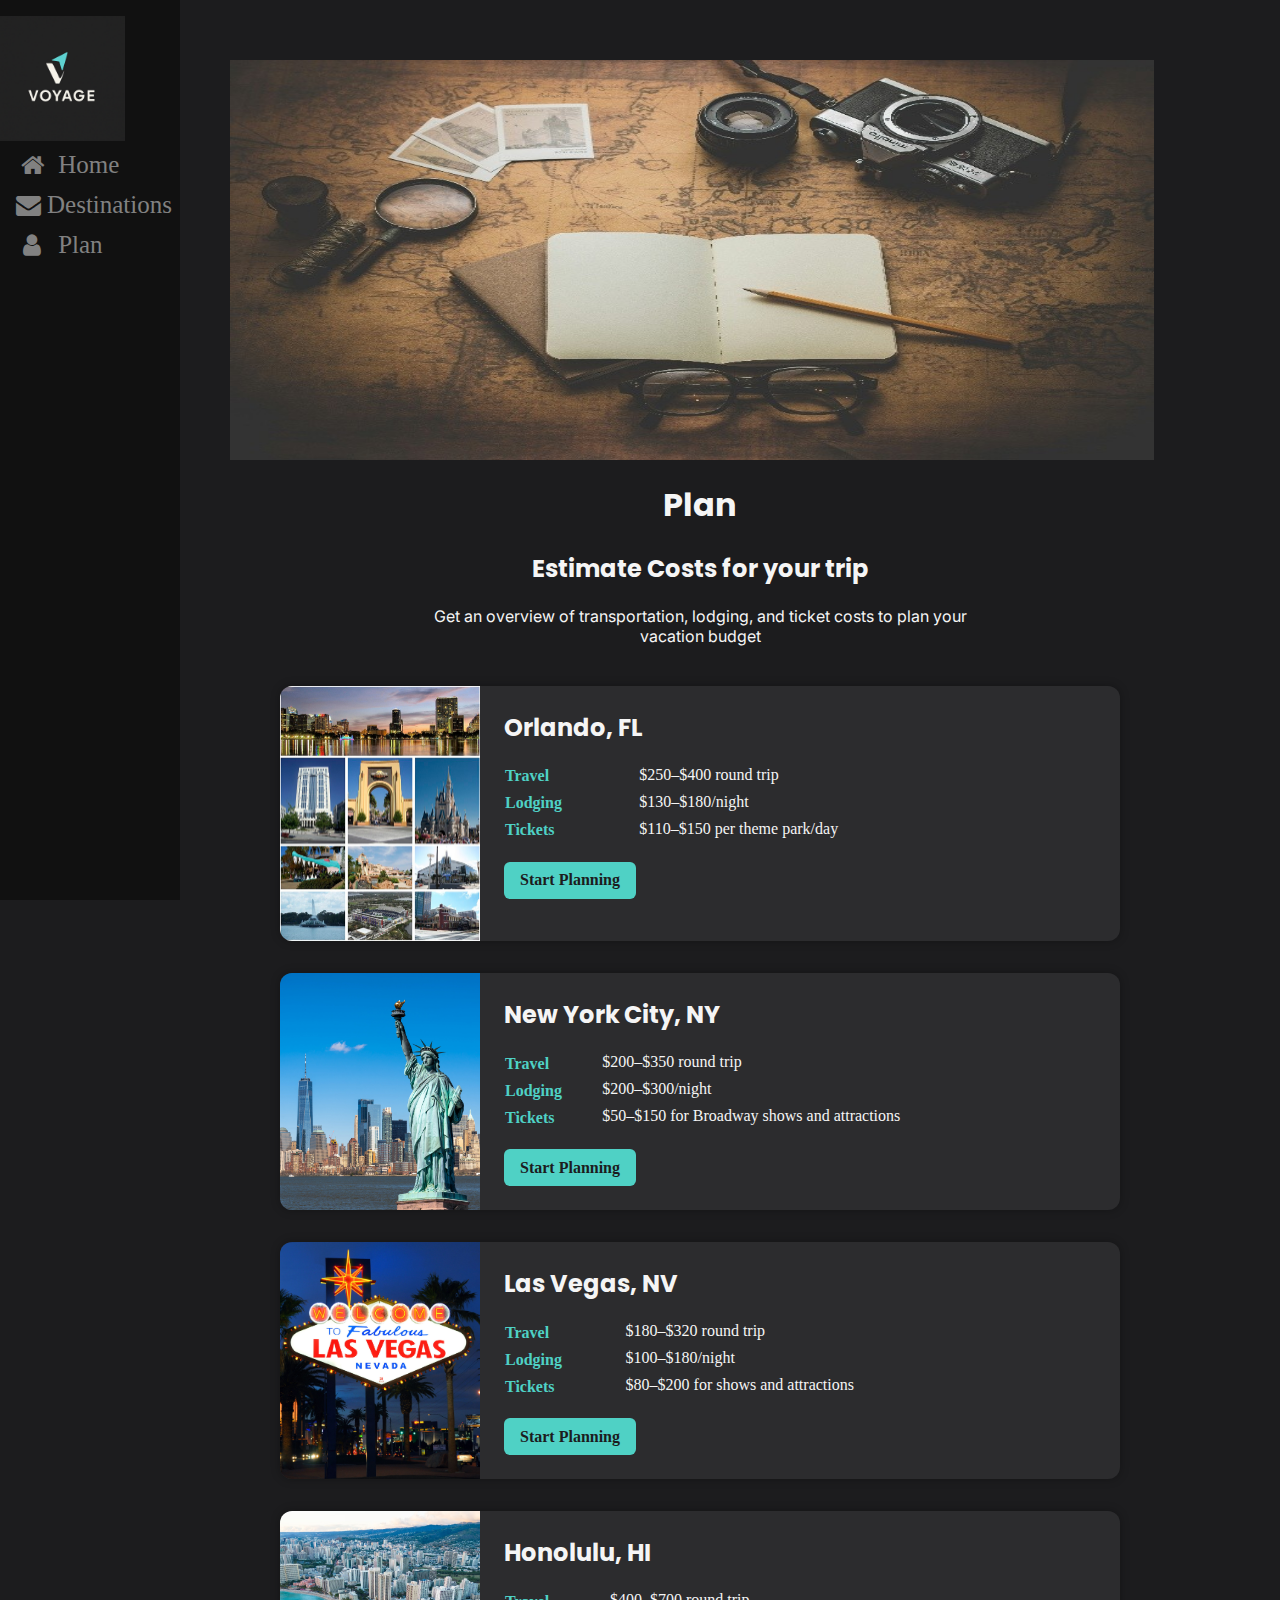
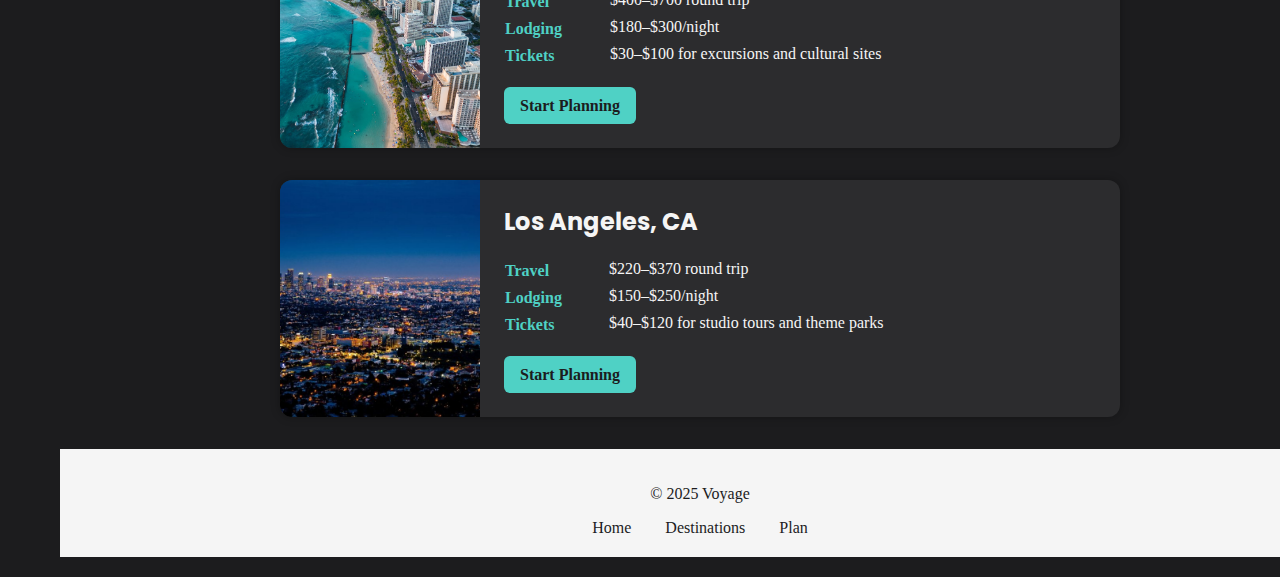
<file: plan.html>
<!DOCTYPE html>
<html lang="en">
<head>
    <meta charset="UTF-8">
    <meta name="viewport" content="width=device-width, initial-scale=1.0">
    <link rel="stylesheet" href="plan.css">
    <title>Plan Home page</title>
    <link rel="stylesheet" href="https://cdnjs.cloudflare.com/ajax/libs/font-awesome/4.7.0/css/font-awesome.min.css">
    <link href="https://fonts.googleapis.com/css2?family=Inter&family=Poppins:wght@700&display=swap" rel="stylesheet">
</head>
<body>
    <div id="wrapper">
        <header>
            <img src="images/planBack.jpg" alt="Hero Image" class="backgroundimage">
            <h1>Plan</h1>
            <h2>Estimate Costs for your trip</h2>
            <p>Get an overview of transportation, lodging, and ticket costs to plan your vacation budget</p>
        </header>

        <div class="sidebar">
            <img src="images/watts.logo" alt="logo">
            <a class="active" href="index.html"><i class="fa fa-fw fa-home"></i> <span>Home</span></a> 
            <a href="Destinations/index.html"><i class="fa fa-fw fa-envelope"></i> <span>Destinations</span></a> 
            <a href="#"><i class="fa fa-fw fa-user"></i> <span>Plan</span></a>
        </div>      
        
        <main> 
              <div class="card">
                <img src="images/Orlando_collage.jpg" alt="Orlando">
                <div class="card-content">
                <h2>Orlando, FL</h2>
                <table class="cost-table">
                    <tr><th>Travel</th><td>$250–$400 round trip</td></tr>
                    <tr><th>Lodging</th><td>$130–$180/night</td></tr>
                    <tr><th>Tickets</th><td>$110–$150 per theme park/day</td></tr>
                </table>
                <a class="btn" href="#">Start Planning</a>
                </div>
            </div>
            <div class="card">
                <img src="images/new-york.jpeg" alt="New York City, NY">
                <div class="card-content">
                <h2>New York City, NY</h2>
                <table class="cost-table">
                    <tr><th>Travel</th><td>$200–$350 round trip</td></tr>
                    <tr><th>Lodging</th><td>$200–$300/night</td></tr>
                    <tr><th>Tickets</th><td>$50–$150 for Broadway shows and attractions</td></tr>
                </table>
                <a class="btn" href="#">Start Planning</a>
                </div>
            </div>

            <div class="card">
                <img src="images/lasVegas.jpg" alt="Las Vegas, NV">
                <div class="card-content">
                <h2>Las Vegas, NV</h2>
                <table class="cost-table">
                    <tr><th>Travel</th><td>$180–$320 round trip</td></tr>
                    <tr><th>Lodging</th><td>$100–$180/night</td></tr>
                    <tr><th>Tickets</th><td>$80–$200 for shows and attractions</td></tr>
                </table>
                <a class="btn" href="#">Start Planning</a>
                </div>
            </div>

            <div class="card">
                <img src="images/honolulu.jpg" alt="Honolulu, HI">
                <div class="card-content">
                <h2>Honolulu, HI</h2>
                <table class="cost-table">
                    <tr><th>Travel</th><td>$400–$700 round trip</td></tr>
                    <tr><th>Lodging</th><td>$180–$300/night</td></tr>
                    <tr><th>Tickets</th><td>$30–$100 for excursions and cultural sites</td></tr>
                </table>
                <a class="btn" href="#">Start Planning</a>
                </div>
            </div>

            <div class="card">
                <img src="images/losAngeles.jpg" alt="Los Angeles, CA">
                <div class="card-content">
                <h2>Los Angeles, CA</h2>
                <table class="cost-table">
                    <tr><th>Travel</th><td>$220–$370 round trip</td></tr>
                    <tr><th>Lodging</th><td>$150–$250/night</td></tr>
                    <tr><th>Tickets</th><td>$40–$120 for studio tours and theme parks</td></tr>
                </table>
                <a class="btn" href="#">Start Planning</a>
                </div>
            </div>
        </main>   
        
        <footer>
            <p>&copy; 2025 Voyage</p>
            <a href="index.html">Home</a>
            <a href="Destinations/index.html">Destinations</a>
            <a href="#">Plan</a>
        </footer>
    </div>
</body>
</html>
</file>
<file: plan.css>
* {
  box-sizing: border-box;
}
body {
    background-color: #1C1C1E;
    color: #F5F5F5;
    margin: 0;
    
    overflow-x: hidden;
    
    
}

.backgroundimage {
  width: 110%;
  height: 400px;
  display: block;
  margin-left: -50px;
  margin-right: auto;
  margin-top: 20px;
}
header {
    text-align: center;
    margin-top: 40px;
    margin-bottom: 40px;
}

header h1, h2 {
    font-family: 'Poppins', sans-serif;
    color: #F5F5F5;

}
header p {
  max-width: 600px;
  margin: 0 auto;    
  font-family: 'Inter', sans-serif;
  
}

header img {
    width: 155px;
    height: 100px;
  
}

body {
  background-color: #1C1C1E;
  color: #F5F5F5;
  margin: 0;
}

.sidebar img {
  width: 125px;
}
.sidebar {
  height: 100%;
  width: 120px; /* collapsed */
  position: fixed;
  top: 0;
  left: 0;
  background-color: #111;
  overflow-x: hidden;
  padding-top: 16px;
  transition: width 0.3s;
  z-index: 10;
  
}

.sidebar:hover {
  width: 180px; /* expanded */
}

.sidebar a {
  padding: 6px 8px 6px 16px;
  text-decoration: none;
  font-size: 25px;
  color: #818181;
  display: flex;
  align-items: center;
  white-space: nowrap;
}

.sidebar a:hover {
  color: #4FD1C5 ;
}

.sidebar i {
  margin-right: 10px;
  min-width: 20px;
  text-align: center;
}

.sidebar a span {
  display: none;
}

.sidebar:hover a span {
  display: inline;
}

#wrapper {
  width: 100%;
  padding: 20px;
  max-width: 1000px;
  margin: 0 auto;
  padding-left: 140px;
  align-content: center;
}

.sidebar:hover ~ #wrapper {
  margin-left: auto;

}

main.sections img.hero-image {
  display: block;
  width: 100%;
  max-width: 100%;
  margin: 40px 0;
}
.sections {
  display: flex;
  gap: 2rem;
  justify-content: space-between;
  flex-wrap: wrap;
  width: 100%;
  box-sizing: border-box;
  
}


.button {
  grid-row: 3;
  
  
}
section p {  
  font-family: 'Inter', sans-serif;
  
}
section h2 {
  font-family: Poppins;
}
.sections section {
  
  flex-direction: column;  
  justify-content: space-between;  
  flex: 1;
  margin: 20px;
  min-width: 300px;
 
}

.button {
  display: inline-block;
  margin-top: 10px;
  padding: 10px 20px;
  background: #E2C290 ;
  color: #F5F5F5;
  text-decoration: none;
  border-radius: 4px;
  max-width: 200px;
  height: max-content;
}
.button:hover {
  background-color: #4FD1C5
}

/* footer */

footer {
  position: relative;
  left: 50%;
  right: 50%;
  margin-left: -50vw;
  margin-right: -50vw;
  width: 100vw;
  background: #f5f5f5;
  color: #1C1C1E;
  text-align: center;
  padding: 20px;
 
}

footer a {
  margin: 0 15px;
  color: #1C1C1E;
  text-decoration: none;
}
footer a:hover {
  text-decoration: underline;
}
.twowidegrid {
  padding: 30px;
  display: grid;
  grid-template-columns: 1fr 1fr;
  gap:10px;
}
.twowidegrid img{
  width: 100%;
}
#destHead {
  text-align: left;
}
#destHead p{
  margin: 0;
}
.destinations h1, .destinations h2{
  color: #E2C290;
}



/* main section */
.card {
  display: flex;
  background-color: #2C2C2E;
  border-radius: 12px;
  margin-bottom: 2rem;
  box-shadow: 0 0 10px rgba(0,0,0,0.3);
  overflow: hidden;
}
.card img {
  width: 200px;
  height: auto;
  object-fit: cover;
}
.card-content {
  padding: 1.5rem;
  flex: 1;
}
.card-content h2 {
  font-family: 'Poppins', sans-serif;
  color: #F5F5F5;
  margin-top: 0;
}
.cost-table {
  width: 100%;
  border-collapse: collapse;
  margin-top: 1rem;
}
.cost-table th {
  text-align: left;
  color: #4FD1C5;
  padding-bottom: 0.3rem;
}
.cost-table td {
  color: #F5F5F5;
  padding-bottom: 0.5rem;
}
.btn {
  display: inline-block;
  background-color: #4FD1C5;
  color: #1C1C1E;
  padding: 0.6rem 1rem;
  border-radius: 6px;
  font-weight: bold;
  text-decoration: none;
  margin-top: 1rem;
}
.btn:hover {
  background-color: #63B3ED;
}
</file>
